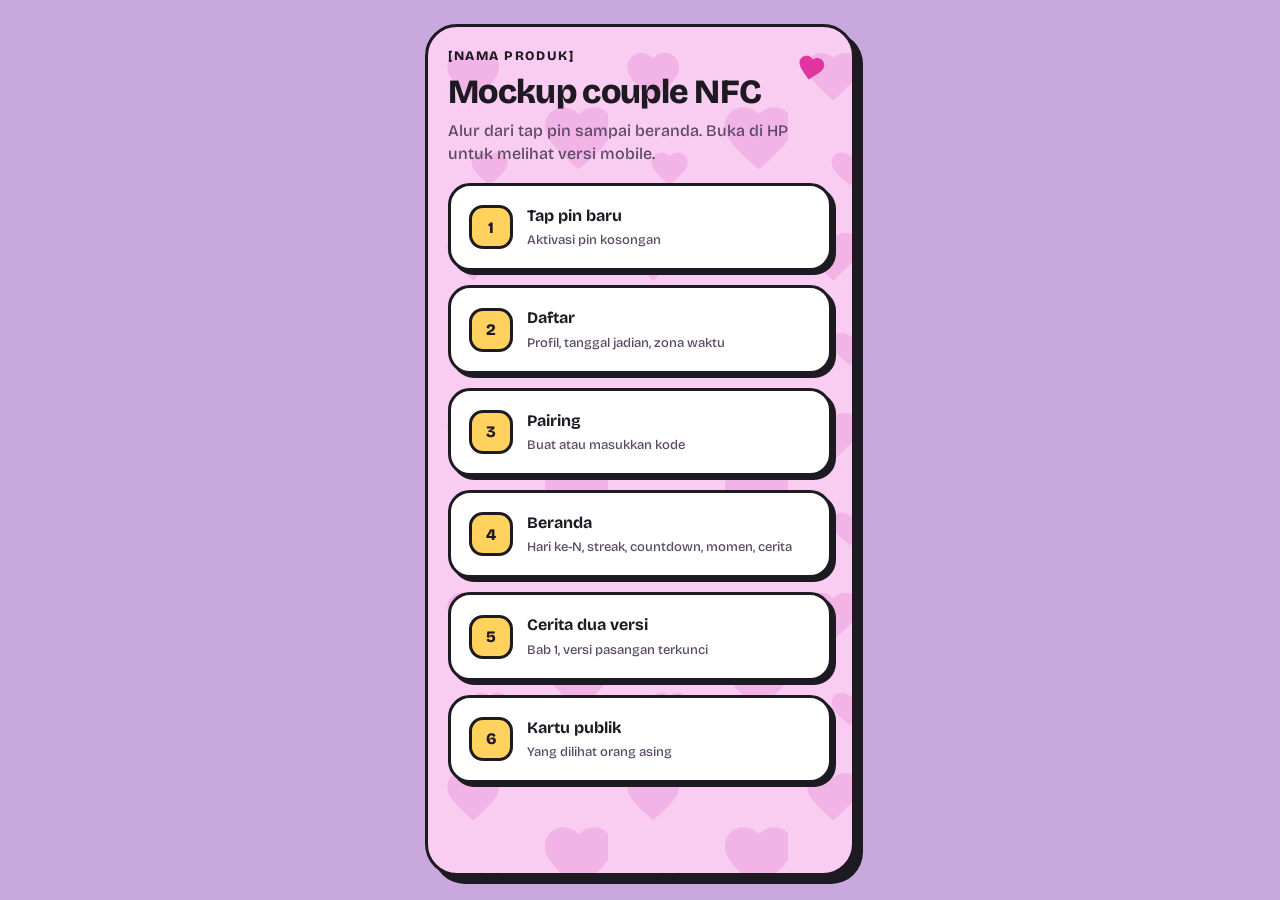
<file: index.html>
<!doctype html>
<html lang="id">
<head>
<meta charset="utf-8">
<meta name="viewport" content="width=device-width, initial-scale=1">
<title>Mockup Couple NFC · HTML/CSS</title>
<link href="https://fonts.googleapis.com/css2?family=Bricolage+Grotesque:opsz,wght@12..96,400..800&display=swap" rel="stylesheet">
<link rel="stylesheet" href="styles.css">
</head>
<body>
<main class="app">

  <div class="stack" style="gap:8px; position:relative">
    <span class="brand">[nama produk]</span>
    <h1 class="title">Mockup couple NFC</h1>
    <p class="sub">Alur dari tap pin sampai beranda. Buka di HP untuk melihat versi mobile.</p>
    <span class="deco heart beat" style="width:30px; top:6px; right:6px; transform:rotate(12deg)"></span>
  </div>

  <nav class="hub" aria-label="Daftar layar">
    <a class="card" href="activate.html"><span class="num">1</span><span><strong>Tap pin baru</strong><br><span class="small">Aktivasi pin kosongan</span></span></a>
    <a class="card" href="register.html"><span class="num">2</span><span><strong>Daftar</strong><br><span class="small">Profil, tanggal jadian, zona waktu</span></span></a>
    <a class="card" href="pair.html"><span class="num">3</span><span><strong>Pairing</strong><br><span class="small">Buat atau masukkan kode</span></span></a>
    <a class="card" href="home.html"><span class="num">4</span><span><strong>Beranda</strong><br><span class="small">Hari ke-N, streak, countdown, momen, cerita</span></span></a>
    <a class="card" href="story.html"><span class="num">5</span><span><strong>Cerita dua versi</strong><br><span class="small">Bab 1, versi pasangan terkunci</span></span></a>
    <a class="card" href="public.html"><span class="num">6</span><span><strong>Kartu publik</strong><br><span class="small">Yang dilihat orang asing</span></span></a>
  </nav>

</main>
</body>
</html>
</file>
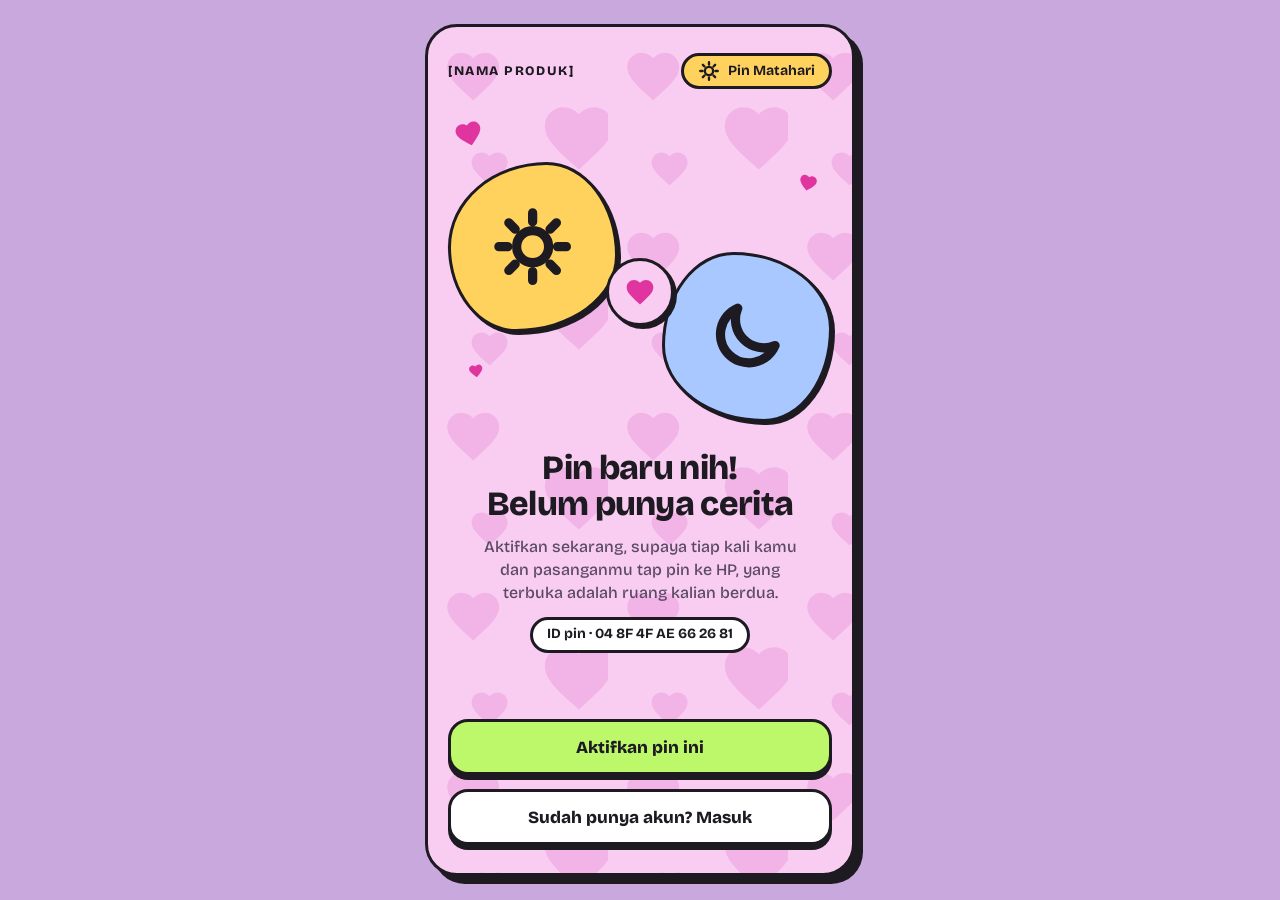
<file: activate.html>
<!doctype html>
<html lang="id">
<head>
<meta charset="utf-8">
<meta name="viewport" content="width=device-width, initial-scale=1">
<title>1 · Tap pin baru</title>
<link href="https://fonts.googleapis.com/css2?family=Bricolage+Grotesque:opsz,wght@12..96,400..800&display=swap" rel="stylesheet">
<link rel="stylesheet" href="styles.css">
</head>
<body>
<main class="app">

  <div class="topbar">
    <span class="brand">[nama produk]</span>
    <span class="chip chip--sun">
      <svg class="icon" viewBox="0 0 24 24" aria-hidden="true"><circle cx="12" cy="12" r="4.5"/><path d="M12 2.5v2.5M12 19v2.5M2.5 12H5M19 12h2.5M5.3 5.3l1.8 1.8M16.9 16.9l1.8 1.8M5.3 18.7l1.8-1.8M16.9 7.1l1.8-1.8"/></svg>
      Pin Matahari
    </span>
  </div>

  <section class="grow stack" style="justify-content:center; gap:28px; position:relative">
    <span class="deco heart beat" style="width:30px; top:6px; left:6px; transform:rotate(-14deg)"></span>
    <span class="deco heart" style="width:20px; top:60px; right:14px; transform:rotate(12deg)"></span>
    <span class="deco heart" style="width:16px; top:250px; left:20px; transform:rotate(-8deg)"></span>

    <div style="position:relative; height:260px">
      <div class="blob blob--sun" style="--s:170px; position:absolute; left:0; top:0">
        <svg class="icon" viewBox="0 0 24 24" aria-hidden="true"><circle cx="12" cy="12" r="4.5"/><path d="M12 2.5v2.5M12 19v2.5M2.5 12H5M19 12h2.5M5.3 5.3l1.8 1.8M16.9 16.9l1.8 1.8M5.3 18.7l1.8-1.8M16.9 7.1l1.8-1.8"/></svg>
      </div>
      <div class="blob blob--b blob--sky" style="--s:170px; position:absolute; right:0; bottom:0">
        <svg class="icon" viewBox="0 0 24 24" aria-hidden="true"><path d="M20 14.5A8 8 0 0 1 9.5 4a8 8 0 1 0 10.5 10.5z"/></svg>
      </div>
      <div class="heart-badge" style="position:absolute; left:50%; top:50%; transform:translate(-50%,-50%); width:68px; height:68px">
        <span class="heart beat" style="width:32px"></span>
      </div>
    </div>

    <div class="stack" style="gap:12px; text-align:center; align-items:center">
      <h1 class="title">Pin baru nih!<br>Belum punya cerita</h1>
      <p class="sub" style="max-width:320px">Aktifkan sekarang, supaya tiap kali kamu dan pasanganmu tap pin ke HP, yang terbuka adalah ruang kalian berdua.</p>
      <span class="chip">ID pin · 04 8F 4F AE 66 26 81</span>
    </div>
  </section>

  <div class="btn-stack">
    <a class="btn" href="register.html">Aktifkan pin ini</a>
    <a class="btn btn--white" href="register.html">Sudah punya akun? Masuk</a>
  </div>

</main>
</body>
</html>
</file>
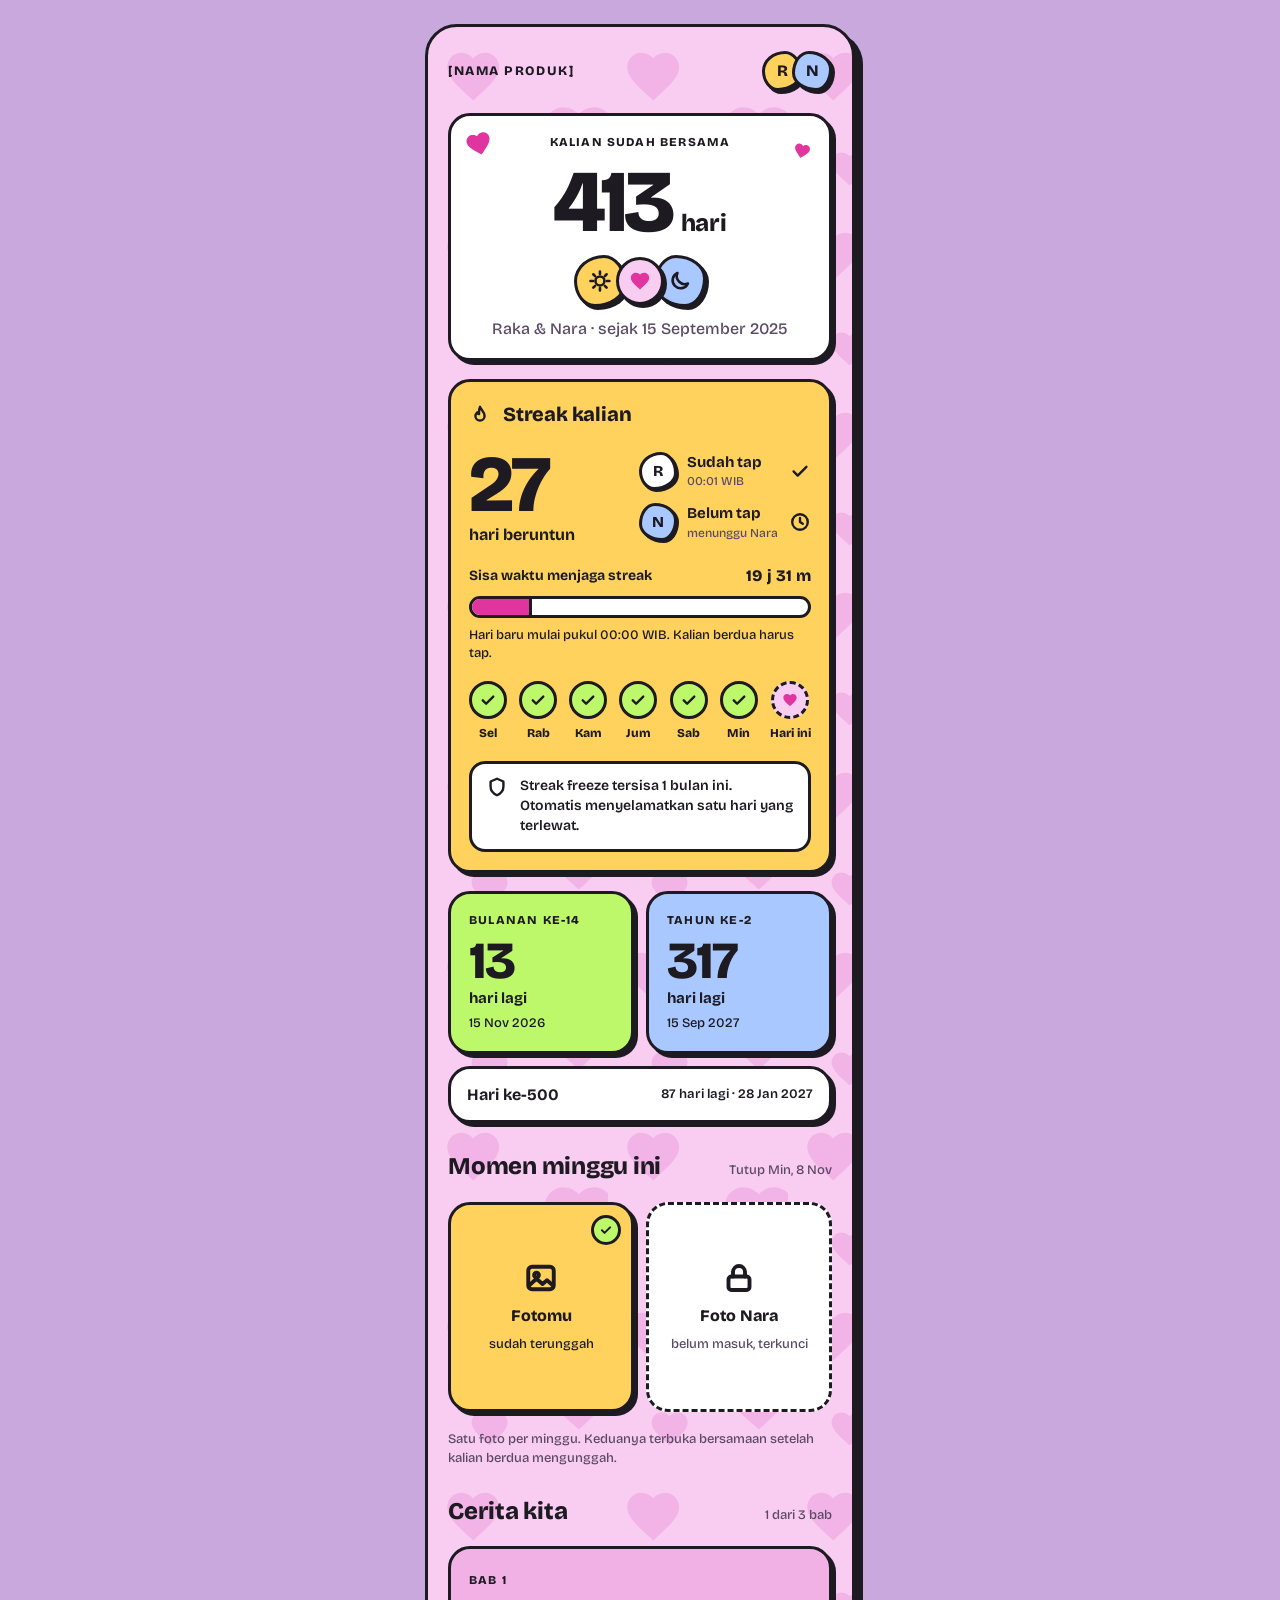
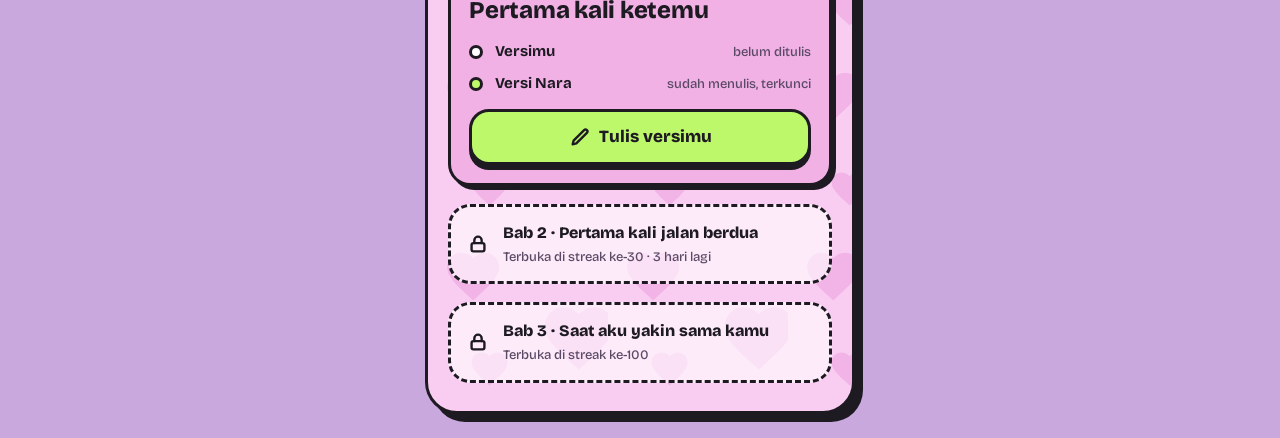
<file: home.html>
<!doctype html>
<html lang="id">
<head>
<meta charset="utf-8">
<meta name="viewport" content="width=device-width, initial-scale=1">
<title>4 · Beranda</title>
<link href="https://fonts.googleapis.com/css2?family=Bricolage+Grotesque:opsz,wght@12..96,400..800&display=swap" rel="stylesheet">
<link rel="stylesheet" href="styles.css">
</head>
<body>
<main class="app">

  <div class="topbar">
    <span class="brand">[nama produk]</span>
    <div class="row" style="gap:0">
      <div class="blob blob--sun" style="--s:40px">R</div>
      <div class="blob blob--b blob--sky" style="--s:40px; margin-left:-10px">N</div>
    </div>
  </div>

  <!-- Hari ke-N -->
  <section class="card stack" style="align-items:center; text-align:center; gap:10px; position:relative">
    <span class="deco heart beat" style="width:28px; top:14px; left:14px; transform:rotate(-14deg)"></span>
    <span class="deco heart" style="width:18px; top:26px; right:18px; transform:rotate(12deg)"></span>
    <span class="eyebrow">Kalian sudah bersama</span>
    <div class="row" style="align-items:baseline; gap:10px">
      <span class="big-num hero-num">413</span>
      <span class="h2">hari</span>
    </div>
    <div class="pair">
      <div class="blob blob--sun" style="--s:52px">
        <svg class="icon" viewBox="0 0 24 24" aria-hidden="true"><circle cx="12" cy="12" r="4.5"/><path d="M12 2.5v2.5M12 19v2.5M2.5 12H5M19 12h2.5M5.3 5.3l1.8 1.8M16.9 16.9l1.8 1.8M5.3 18.7l1.8-1.8M16.9 7.1l1.8-1.8"/></svg>
      </div>
      <div class="heart-badge"><span class="heart beat"></span></div>
      <div class="blob blob--b blob--sky" style="--s:52px">
        <svg class="icon" viewBox="0 0 24 24" aria-hidden="true"><path d="M20 14.5A8 8 0 0 1 9.5 4a8 8 0 1 0 10.5 10.5z"/></svg>
      </div>
    </div>
    <p class="sub">Raka &amp; Nara · sejak 15 September 2025</p>
  </section>

  <!-- Streak -->
  <section class="card card--sun stack" style="gap:18px">
    <div class="row">
      <svg class="icon" viewBox="0 0 24 24" aria-hidden="true"><path d="M12 3c1 3.5 5 5.5 5 10a5 5 0 0 1-10 0c0-2 1-3 2-4 .3 1.2 1 2 2 2 0-3-.5-5 1-8z"/></svg>
      <h2 class="h2" style="font-size:20px">Streak kalian</h2>
    </div>

    <div class="row between" style="align-items:center; gap:12px">
      <div>
        <div class="big-num streak-num">27</div>
        <div style="font-weight:700">hari beruntun</div>
      </div>
      <div class="stack" style="gap:12px; width:172px">
        <div class="status">
          <div class="blob blob--sun" style="--s:38px; background:var(--white)">R</div>
          <div>Sudah tap<small>00:01 WIB</small></div>
          <svg class="icon tick" viewBox="0 0 24 24" aria-label="Selesai"><path d="M5 12.5l4.5 4.5L19 7.5"/></svg>
        </div>
        <div class="status">
          <div class="blob blob--b blob--sky" style="--s:38px">N</div>
          <div>Belum tap<small>menunggu Nara</small></div>
          <svg class="icon tick" viewBox="0 0 24 24" aria-label="Menunggu"><circle cx="12" cy="12" r="8.5"/><path d="M12 7.5V12l3 2"/></svg>
        </div>
      </div>
    </div>

    <div class="stack" style="gap:8px">
      <div class="row between">
        <span style="font-weight:700; font-size:14px">Sisa waktu menjaga streak</span>
        <span style="font-weight:800">19 j 31 m</span>
      </div>
      <div class="bar" role="progressbar" aria-valuemin="0" aria-valuemax="100" aria-valuenow="18" aria-label="Waktu hari ini yang sudah berjalan"><i style="width:18%"></i></div>
      <p class="small" style="color:var(--ink)">Hari baru mulai pukul 00:00 WIB. Kalian berdua harus tap.</p>
    </div>

    <div class="days">
      <div class="day"><span class="dot dot--on"><svg class="icon" viewBox="0 0 24 24" aria-hidden="true"><path d="M5 12.5l4.5 4.5L19 7.5"/></svg></span>Sel</div>
      <div class="day"><span class="dot dot--on"><svg class="icon" viewBox="0 0 24 24" aria-hidden="true"><path d="M5 12.5l4.5 4.5L19 7.5"/></svg></span>Rab</div>
      <div class="day"><span class="dot dot--on"><svg class="icon" viewBox="0 0 24 24" aria-hidden="true"><path d="M5 12.5l4.5 4.5L19 7.5"/></svg></span>Kam</div>
      <div class="day"><span class="dot dot--on"><svg class="icon" viewBox="0 0 24 24" aria-hidden="true"><path d="M5 12.5l4.5 4.5L19 7.5"/></svg></span>Jum</div>
      <div class="day"><span class="dot dot--on"><svg class="icon" viewBox="0 0 24 24" aria-hidden="true"><path d="M5 12.5l4.5 4.5L19 7.5"/></svg></span>Sab</div>
      <div class="day"><span class="dot dot--on"><svg class="icon" viewBox="0 0 24 24" aria-hidden="true"><path d="M5 12.5l4.5 4.5L19 7.5"/></svg></span>Min</div>
      <div class="day"><span class="dot dot--today"><span class="heart beat" style="width:16px"></span></span>Hari ini</div>
    </div>

    <div class="row" style="background:var(--white); border:var(--bd); border-radius:16px; padding:12px 14px; align-items:flex-start">
      <svg class="icon" viewBox="0 0 24 24" aria-hidden="true" style="flex:none"><path d="M12 3l7 3v5.5c0 4.5-3 7.8-7 9.5-4-1.7-7-5-7-9.5V6z"/></svg>
      <span style="font-size:14px; font-weight:600">Streak freeze tersisa 1 bulan ini. Otomatis menyelamatkan satu hari yang terlewat.</span>
    </div>
  </section>

  <!-- Countdown -->
  <section class="stack" style="gap:12px">
    <div class="tiles">
      <div class="card card--lime tile">
        <span class="eyebrow">Bulanan ke-14</span>
        <div class="big-num">13</div>
        <span class="unit">hari lagi</span>
        <p class="small" style="color:var(--ink); margin-top:4px">15 Nov 2026</p>
      </div>
      <div class="card card--sky tile">
        <span class="eyebrow">Tahun ke-2</span>
        <div class="big-num">317</div>
        <span class="unit">hari lagi</span>
        <p class="small" style="color:var(--ink); margin-top:4px">15 Sep 2027</p>
      </div>
    </div>
    <div class="card row between" style="padding:14px 16px">
      <strong>Hari ke-500</strong>
      <span class="small" style="color:var(--ink); font-weight:600">87 hari lagi · 28 Jan 2027</span>
    </div>
  </section>

  <!-- Momen minggu ini -->
  <div class="section-head">
    <h2 class="h2">Momen minggu ini</h2>
    <span class="small">Tutup Min, 8 Nov</span>
  </div>
  <div class="tiles">
    <div class="photo-tile photo-tile--mine">
      <svg class="icon" viewBox="0 0 24 24" aria-hidden="true"><rect x="3.5" y="4.5" width="17" height="15" rx="2.5"/><circle cx="9" cy="10" r="1.6"/><path d="M4 17l5-4.5 4 3.5 3-2.5 4 3.5"/></svg>
      <span>Fotomu</span>
      <span class="small" style="color:var(--ink)">sudah terunggah</span>
      <span class="badge"><svg class="icon" viewBox="0 0 24 24" aria-label="Terunggah"><path d="M5 12.5l4.5 4.5L19 7.5"/></svg></span>
    </div>
    <div class="photo-tile photo-tile--locked">
      <svg class="icon" viewBox="0 0 24 24" aria-hidden="true"><rect x="5" y="11" width="14" height="9" rx="2"/><path d="M8 11V8a4 4 0 0 1 8 0v3"/></svg>
      <span>Foto Nara</span>
      <span class="small">belum masuk, terkunci</span>
    </div>
  </div>
  <p class="small">Satu foto per minggu. Keduanya terbuka bersamaan setelah kalian berdua mengunggah.</p>

  <!-- Cerita -->
  <div class="section-head">
    <h2 class="h2">Cerita kita</h2>
    <span class="small">1 dari 3 bab</span>
  </div>
  <section class="card card--pink stack" style="gap:14px">
    <div>
      <span class="eyebrow">Bab 1</span>
      <h3 class="h2" style="margin-top:2px">Pertama kali ketemu</h3>
    </div>
    <div class="stack" style="gap:10px; font-weight:700; font-size:15px">
      <div class="row"><span class="dot-status"></span> Versimu <span class="small" style="margin-left:auto">belum ditulis</span></div>
      <div class="row"><span class="dot-status dot-status--done"></span> Versi Nara <span class="small" style="margin-left:auto">sudah menulis, terkunci</span></div>
    </div>
    <a class="btn" href="story.html">
      <svg class="icon" viewBox="0 0 24 24" aria-hidden="true"><path d="M4 20l1-4L16.5 4.5a2 2 0 0 1 3 3L8 19z"/></svg>
      Tulis versimu
    </a>
  </section>

  <div class="card card--dashed chapter-locked">
    <svg class="icon" viewBox="0 0 24 24" aria-hidden="true"><rect x="5" y="11" width="14" height="9" rx="2"/><path d="M8 11V8a4 4 0 0 1 8 0v3"/></svg>
    <div><strong>Bab 2 · Pertama kali jalan berdua</strong><span class="small">Terbuka di streak ke-30 · 3 hari lagi</span></div>
  </div>
  <div class="card card--dashed chapter-locked">
    <svg class="icon" viewBox="0 0 24 24" aria-hidden="true"><rect x="5" y="11" width="14" height="9" rx="2"/><path d="M8 11V8a4 4 0 0 1 8 0v3"/></svg>
    <div><strong>Bab 3 · Saat aku yakin sama kamu</strong><span class="small">Terbuka di streak ke-100</span></div>
  </div>

</main>
</body>
</html>
</file>
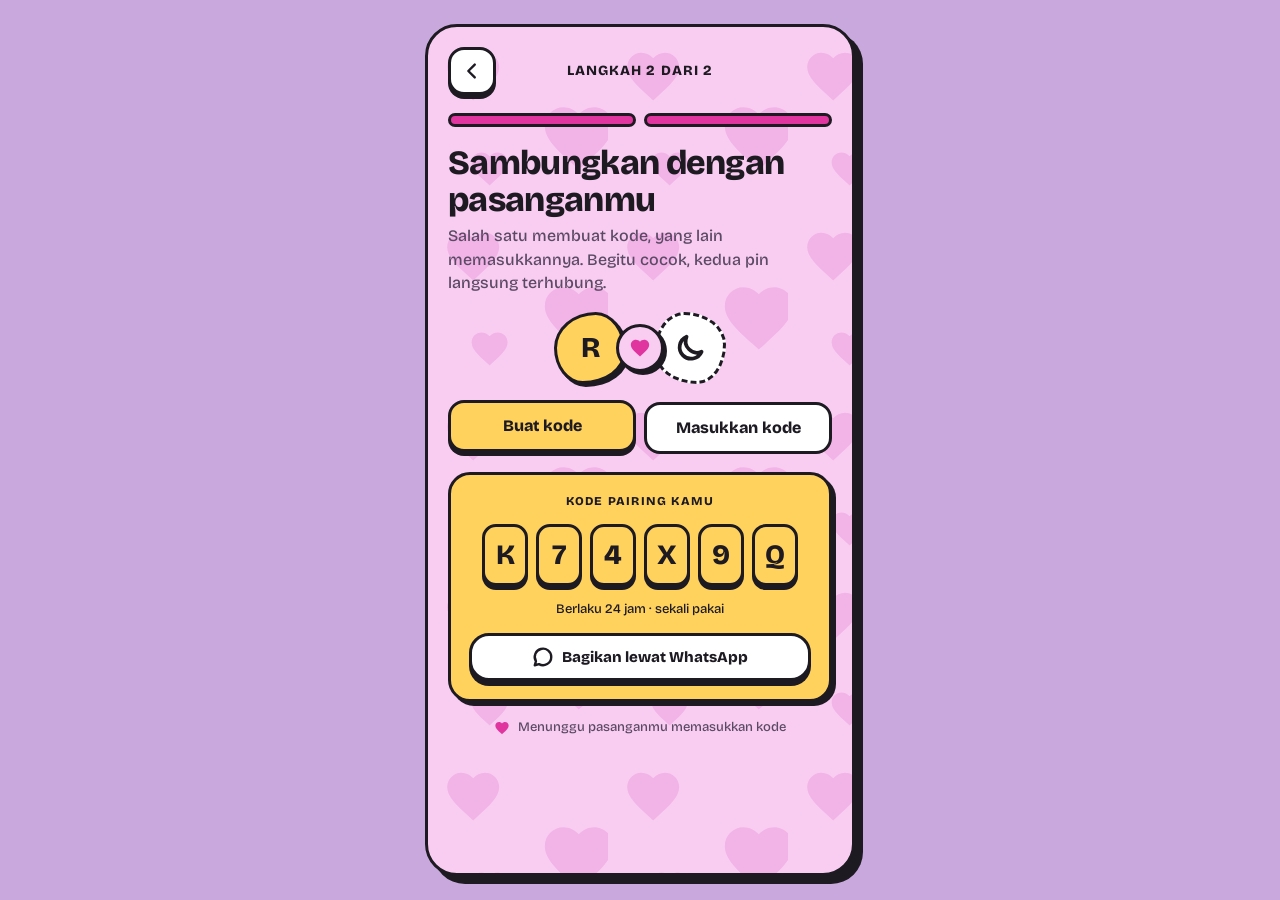
<file: pair.html>
<!doctype html>
<html lang="id">
<head>
<meta charset="utf-8">
<meta name="viewport" content="width=device-width, initial-scale=1">
<title>3 · Pairing</title>
<link href="https://fonts.googleapis.com/css2?family=Bricolage+Grotesque:opsz,wght@12..96,400..800&display=swap" rel="stylesheet">
<link rel="stylesheet" href="styles.css">
</head>
<body>
<main class="app tabs-scope">

  <div class="topbar">
    <a class="icon-btn" href="register.html" aria-label="Kembali">
      <svg class="icon" viewBox="0 0 24 24" aria-hidden="true"><path d="M15 5l-7 7 7 7"/></svg>
    </a>
    <span class="topbar__title">Langkah 2 dari 2</span>
    <span style="width:48px" aria-hidden="true"></span>
  </div>

  <div class="steps" aria-hidden="true"><i class="on"></i><i class="on"></i></div>

  <div class="stack" style="gap:6px">
    <h1 class="title">Sambungkan dengan pasanganmu</h1>
    <p class="sub">Salah satu membuat kode, yang lain memasukkannya. Begitu cocok, kedua pin langsung terhubung.</p>
  </div>

  <div class="pair" role="img" aria-label="Kamu terhubung dengan pasanganmu">
    <div class="blob blob--sun" style="--s:72px">R</div>
    <div class="heart-badge"><span class="heart beat"></span></div>
    <div class="blob blob--b blob--empty" style="--s:72px">
      <svg class="icon" viewBox="0 0 24 24" aria-hidden="true"><path d="M20 14.5A8 8 0 0 1 9.5 4a8 8 0 1 0 10.5 10.5z"/></svg>
    </div>
  </div>

  <div class="seg" role="radiogroup" aria-label="Cara pairing">
    <label><input type="radio" name="tab" id="tab-buat" checked><span>Buat kode</span></label>
    <label><input type="radio" name="tab" id="tab-masuk"><span>Masukkan kode</span></label>
  </div>

  <!-- Panel: Buat kode -->
  <section class="panel panel--buat">
    <div class="card card--sun stack" style="align-items:center; gap:14px">
      <span class="eyebrow">Kode pairing kamu</span>
      <div class="code code--filled" aria-label="Kode K 7 4 X 9 Q">
        <span>K</span><span>7</span><span>4</span><span>X</span><span>9</span><span>Q</span>
      </div>
      <span class="small" style="color:var(--ink)">Berlaku 24 jam · sekali pakai</span>
      <button class="btn btn--white btn--sm" type="button">
        <svg class="icon" viewBox="0 0 24 24" aria-hidden="true"><path d="M21 12a9 9 0 0 1-13.4 7.8L3 21l1.3-4.4A9 9 0 1 1 21 12z"/></svg>
        Bagikan lewat WhatsApp
      </button>
    </div>
    <p class="center small" style="display:flex; align-items:center; justify-content:center; gap:8px">
      <span class="heart beat" style="width:16px"></span> Menunggu pasanganmu memasukkan kode
    </p>
  </section>

  <!-- Panel: Masukkan kode -->
  <section class="panel panel--masuk">
    <div class="card stack" style="gap:14px">
      <label class="label" for="c1">Kode dari pasanganmu</label>
      <div class="code">
        <input id="c1" maxlength="1" inputmode="text" autocapitalize="characters" aria-label="Karakter 1">
        <input maxlength="1" inputmode="text" autocapitalize="characters" aria-label="Karakter 2">
        <input maxlength="1" inputmode="text" autocapitalize="characters" aria-label="Karakter 3">
        <input maxlength="1" inputmode="text" autocapitalize="characters" aria-label="Karakter 4">
        <input maxlength="1" inputmode="text" autocapitalize="characters" aria-label="Karakter 5">
        <input maxlength="1" inputmode="text" autocapitalize="characters" aria-label="Karakter 6">
      </div>
      <p class="small center">Kode terdiri dari 6 huruf atau angka.</p>
    </div>
    <a class="btn" href="home.html">Hubungkan</a>
  </section>

  <div class="grow"></div>

</main>
</body>
</html>
</file>
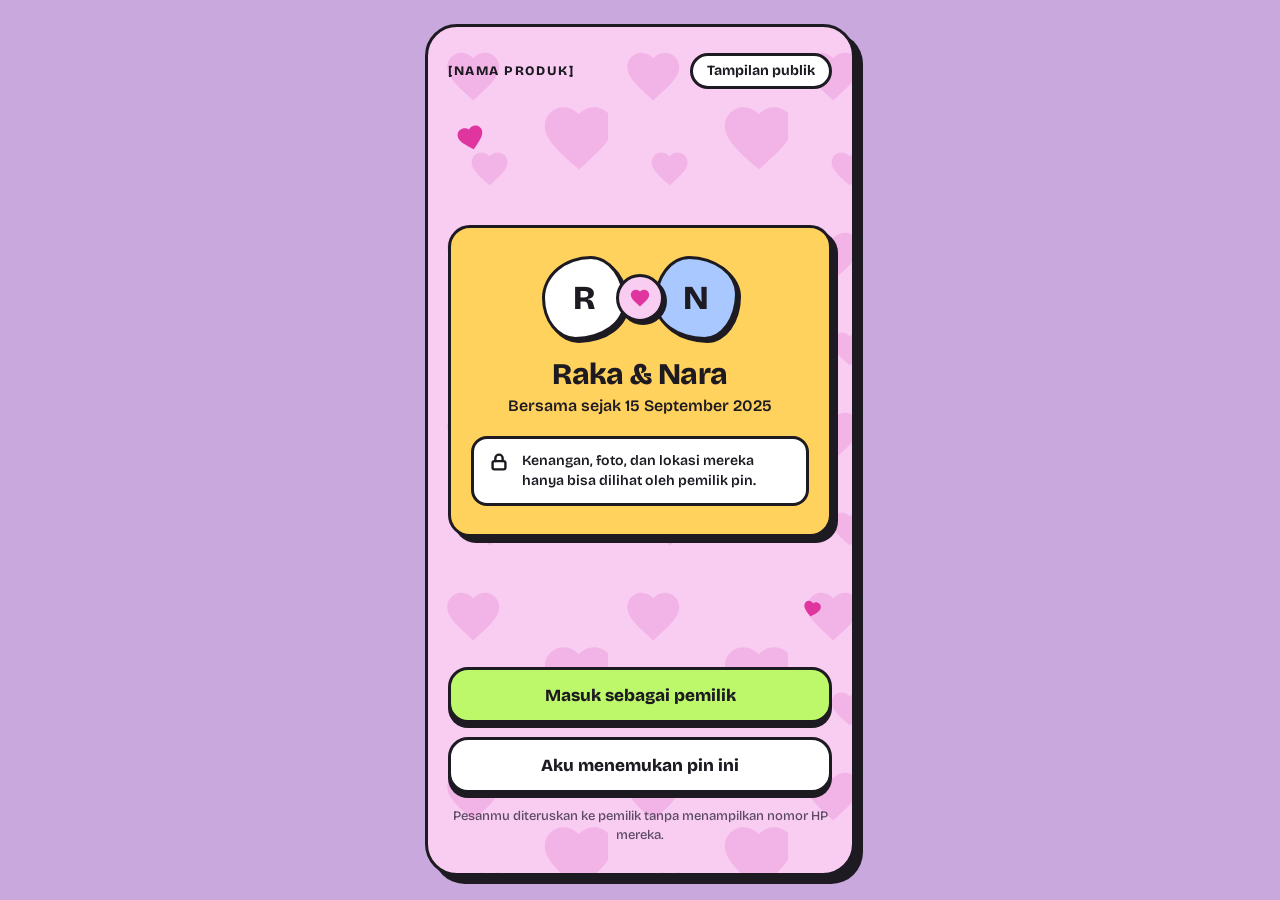
<file: public.html>
<!doctype html>
<html lang="id">
<head>
<meta charset="utf-8">
<meta name="viewport" content="width=device-width, initial-scale=1">
<title>6 · Kartu publik</title>
<link href="https://fonts.googleapis.com/css2?family=Bricolage+Grotesque:opsz,wght@12..96,400..800&display=swap" rel="stylesheet">
<link rel="stylesheet" href="styles.css">
</head>
<body>
<main class="app">

  <div class="topbar">
    <span class="brand">[nama produk]</span>
    <span class="chip">Tampilan publik</span>
  </div>

  <section class="grow stack" style="justify-content:center; position:relative">
    <span class="deco heart beat" style="width:30px; top:10px; left:8px; transform:rotate(-14deg)"></span>
    <span class="deco heart" style="width:20px; bottom:30px; right:10px; transform:rotate(12deg)"></span>

    <div class="card card--sun stack" style="align-items:center; text-align:center; gap:18px; padding:28px 20px; box-shadow:var(--sh-lg)">
      <div class="pair">
        <div class="blob blob--sun" style="--s:84px; background:var(--white)">R</div>
        <div class="heart-badge"><span class="heart beat"></span></div>
        <div class="blob blob--b blob--sky" style="--s:84px">N</div>
      </div>
      <div class="stack" style="gap:4px">
        <h1 class="title" style="font-size:30px">Raka &amp; Nara</h1>
        <p style="font-weight:600">Bersama sejak 15 September 2025</p>
      </div>
      <div class="row" style="background:var(--white); border:var(--bd); border-radius:16px; padding:12px 14px; text-align:left; align-items:flex-start">
        <svg class="icon" viewBox="0 0 24 24" aria-hidden="true" style="flex:none"><rect x="5" y="11" width="14" height="9" rx="2"/><path d="M8 11V8a4 4 0 0 1 8 0v3"/></svg>
        <span style="font-size:14px; font-weight:600">Kenangan, foto, dan lokasi mereka hanya bisa dilihat oleh pemilik pin.</span>
      </div>
    </div>
  </section>

  <div class="btn-stack">
    <a class="btn" href="activate.html">Masuk sebagai pemilik</a>
    <a class="btn btn--white" href="activate.html">Aku menemukan pin ini</a>
    <p class="small center">Pesanmu diteruskan ke pemilik tanpa menampilkan nomor HP mereka.</p>
  </div>

</main>
</body>
</html>
</file>
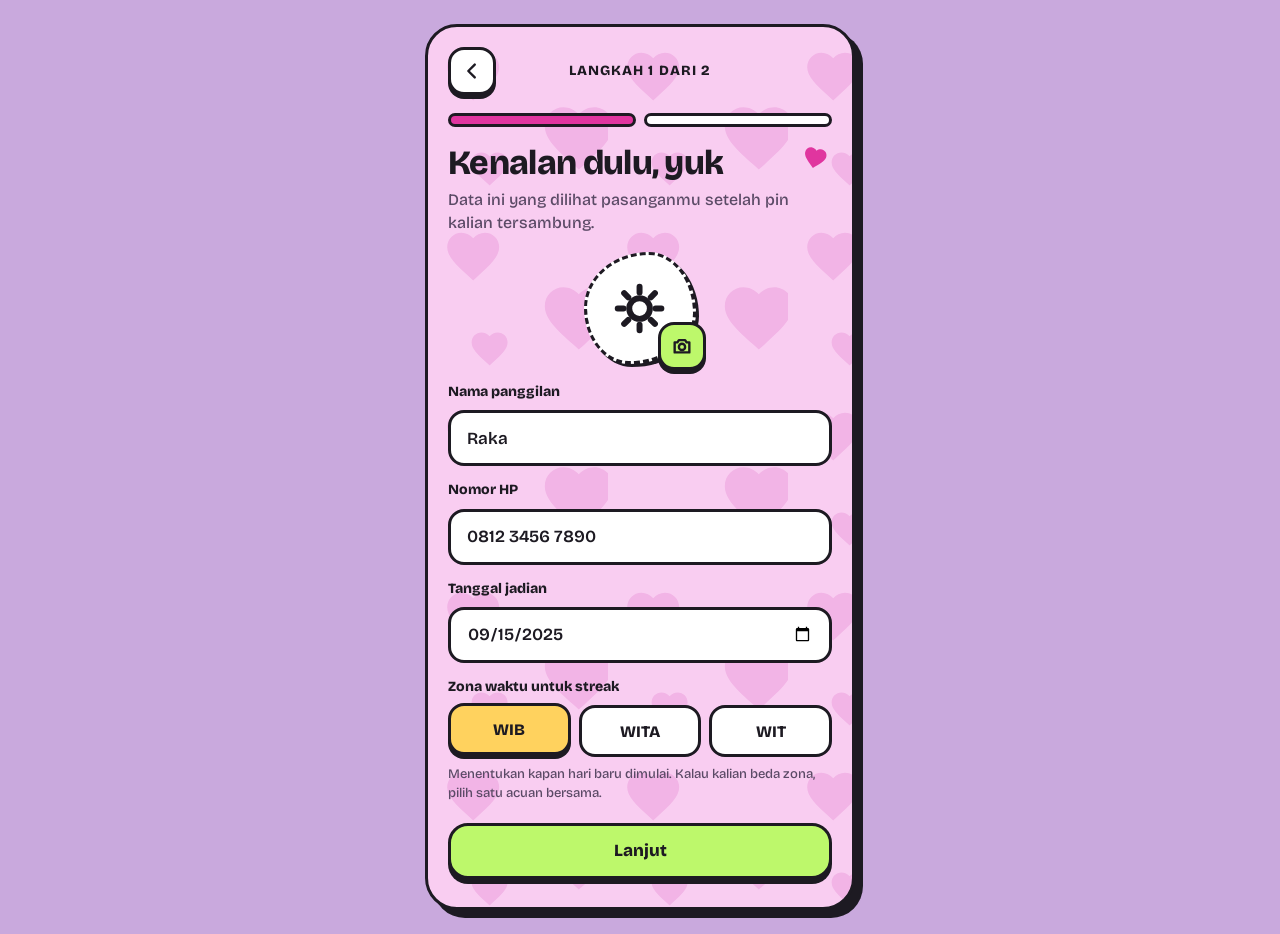
<file: register.html>
<!doctype html>
<html lang="id">
<head>
<meta charset="utf-8">
<meta name="viewport" content="width=device-width, initial-scale=1">
<title>2 · Daftar</title>
<link href="https://fonts.googleapis.com/css2?family=Bricolage+Grotesque:opsz,wght@12..96,400..800&display=swap" rel="stylesheet">
<link rel="stylesheet" href="styles.css">
</head>
<body>
<main class="app">

  <div class="topbar">
    <a class="icon-btn" href="activate.html" aria-label="Kembali">
      <svg class="icon" viewBox="0 0 24 24" aria-hidden="true"><path d="M15 5l-7 7 7 7"/></svg>
    </a>
    <span class="topbar__title">Langkah 1 dari 2</span>
    <span style="width:48px" aria-hidden="true"></span>
  </div>

  <div class="steps" aria-hidden="true"><i class="on"></i><i></i></div>

  <div class="stack" style="gap:6px; position:relative">
    <h1 class="title">Kenalan dulu, yuk</h1>
    <p class="sub">Data ini yang dilihat pasanganmu setelah pin kalian tersambung.</p>
    <span class="deco heart beat" style="width:26px; top:0; right:4px; transform:rotate(12deg)"></span>
  </div>

  <div class="upload">
    <div class="blob">
      <svg class="icon" viewBox="0 0 24 24" aria-hidden="true"><circle cx="12" cy="12" r="4.5"/><path d="M12 2.5v2.5M12 19v2.5M2.5 12H5M19 12h2.5M5.3 5.3l1.8 1.8M16.9 16.9l1.8 1.8M5.3 18.7l1.8-1.8M16.9 7.1l1.8-1.8"/></svg>
    </div>
    <button class="icon-btn" type="button" aria-label="Unggah foto profil">
      <svg class="icon" viewBox="0 0 24 24" aria-hidden="true"><path d="M4 8h3l1.6-2.4h6.8L17 8h3v11H4z"/><circle cx="12" cy="13" r="3.4"/></svg>
    </button>
  </div>

  <form class="stack" action="pair.html">

    <div class="field">
      <label for="nama">Nama panggilan</label>
      <input class="input" id="nama" name="nama" type="text" value="Raka" autocomplete="nickname">
    </div>

    <div class="field">
      <label for="hp">Nomor HP</label>
      <input class="input" id="hp" name="hp" type="tel" value="0812 3456 7890" autocomplete="tel">
    </div>

    <div class="field">
      <label for="jadian">Tanggal jadian</label>
      <input class="input" id="jadian" name="jadian" type="date" value="2025-09-15">
    </div>

    <fieldset class="field" style="border:0; padding:0; margin:0">
      <legend class="label" style="padding:0; margin-bottom:8px">Zona waktu untuk streak</legend>
      <div class="seg">
        <label><input type="radio" name="tz" value="wib" checked><span>WIB</span></label>
        <label><input type="radio" name="tz" value="wita"><span>WITA</span></label>
        <label><input type="radio" name="tz" value="wit"><span>WIT</span></label>
      </div>
      <p class="small">Menentukan kapan hari baru dimulai. Kalau kalian beda zona, pilih satu acuan bersama.</p>
    </fieldset>

    <button class="btn" type="submit" style="margin-top:6px">Lanjut</button>
  </form>

</main>
</body>
</html>
</file>
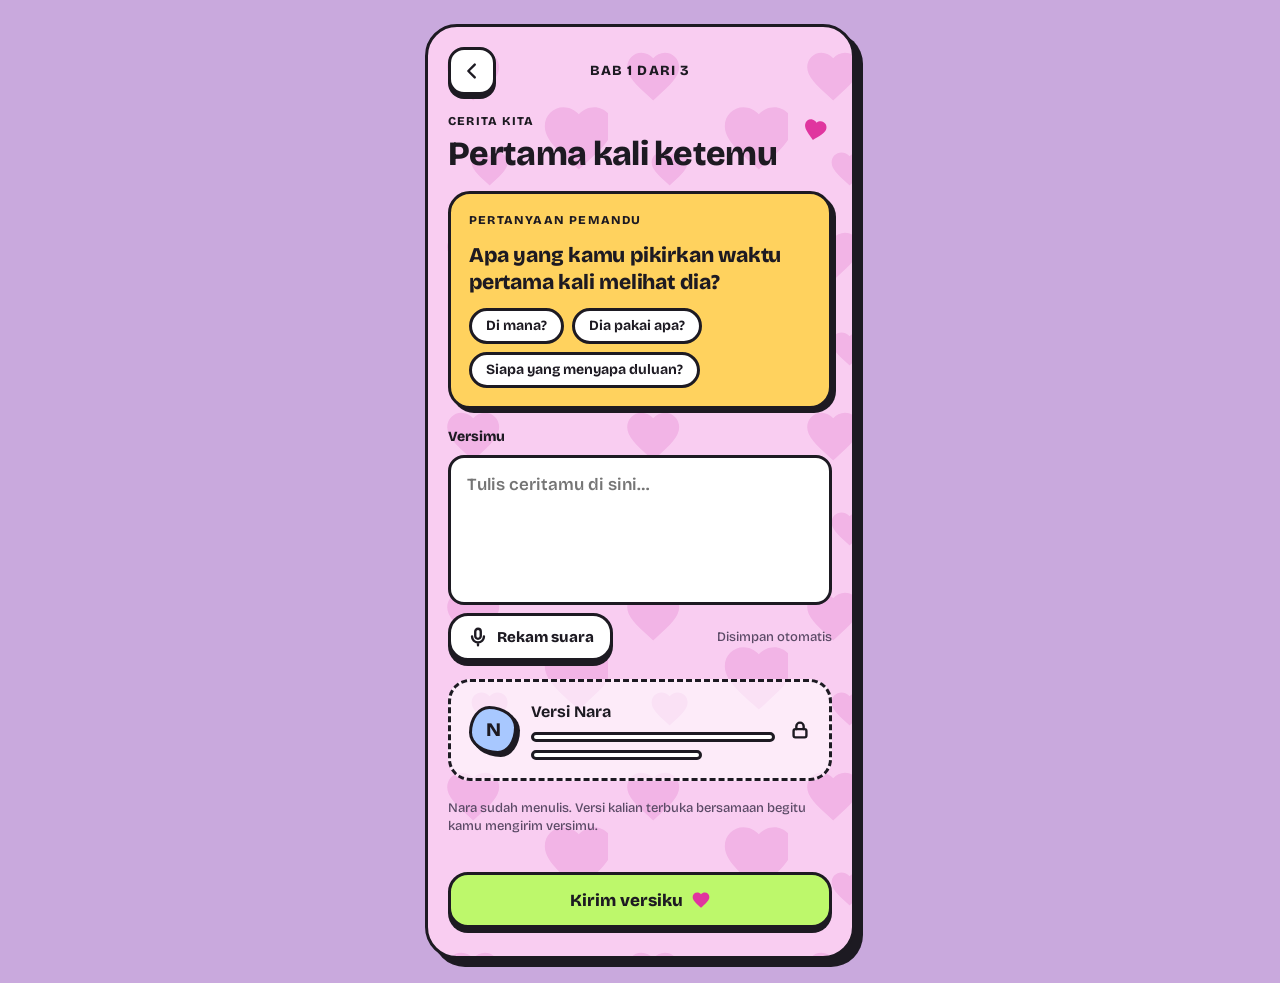
<file: story.html>
<!doctype html>
<html lang="id">
<head>
<meta charset="utf-8">
<meta name="viewport" content="width=device-width, initial-scale=1">
<title>5 · Cerita dua versi</title>
<link href="https://fonts.googleapis.com/css2?family=Bricolage+Grotesque:opsz,wght@12..96,400..800&display=swap" rel="stylesheet">
<link rel="stylesheet" href="styles.css">
</head>
<body>
<main class="app">

  <div class="topbar">
    <a class="icon-btn" href="home.html" aria-label="Kembali ke beranda">
      <svg class="icon" viewBox="0 0 24 24" aria-hidden="true"><path d="M15 5l-7 7 7 7"/></svg>
    </a>
    <span class="topbar__title">Bab 1 dari 3</span>
    <span style="width:48px" aria-hidden="true"></span>
  </div>

  <div class="stack" style="gap:6px; position:relative">
    <span class="eyebrow">Cerita kita</span>
    <h1 class="title">Pertama kali ketemu</h1>
    <span class="deco heart beat" style="width:26px; top:4px; right:4px; transform:rotate(12deg)"></span>
  </div>

  <section class="card card--sun stack" style="gap:12px">
    <span class="eyebrow">Pertanyaan pemandu</span>
    <p class="h2" style="font-size:21px; line-height:1.3">Apa yang kamu pikirkan waktu pertama kali melihat dia?</p>
    <div class="chips">
      <span class="chip">Di mana?</span>
      <span class="chip">Dia pakai apa?</span>
      <span class="chip">Siapa yang menyapa duluan?</span>
    </div>
  </section>

  <div class="field">
    <label for="versi">Versimu</label>
    <textarea class="input" id="versi" placeholder="Tulis ceritamu di sini…"></textarea>
    <div class="row between">
      <button class="btn btn--white btn--sm" type="button" style="width:auto; padding:0 16px">
        <svg class="icon" viewBox="0 0 24 24" aria-hidden="true"><rect x="9" y="3" width="6" height="11" rx="3"/><path d="M5.5 11.5a6.5 6.5 0 0 0 13 0M12 18v3"/></svg>
        Rekam suara
      </button>
      <span class="small">Disimpan otomatis</span>
    </div>
  </div>

  <section class="card card--dashed row" style="gap:14px">
    <div class="blob blob--b blob--sky" style="--s:48px">N</div>
    <div class="stack" style="gap:8px; flex:1">
      <strong>Versi Nara</strong>
      <span style="display:block; height:10px; border:var(--bd); border-radius:6px; background:var(--white)"></span>
      <span style="display:block; height:10px; width:70%; border:var(--bd); border-radius:6px; background:var(--white)"></span>
    </div>
    <svg class="icon" viewBox="0 0 24 24" aria-label="Terkunci"><rect x="5" y="11" width="14" height="9" rx="2"/><path d="M8 11V8a4 4 0 0 1 8 0v3"/></svg>
  </section>
  <p class="small">Nara sudah menulis. Versi kalian terbuka bersamaan begitu kamu mengirim versimu.</p>

  <div class="grow"></div>

  <a class="btn" href="home.html">
    Kirim versiku
    <span class="heart" style="width:20px; background:var(--heart)"></span>
  </a>

</main>
</body>
</html>
</file>
<file: styles.css>
/* ============ Tokens ============ */
:root {
  --ink: #1d1a22;
  --pink: #f9cdf1;
  --pink-d: #f1b1e5;
  --lilac: #c9a9dd;
  --lime: #bdf86b;
  --heart: #e0359f;
  --sun: #ffd25e;
  --sky: #a8c8ff;
  --white: #ffffff;
  --muted: #5b4a66;

  --bd: 3px solid var(--ink);
  --sh: 4px 4px 0 var(--ink);
  --sh-lg: 6px 6px 0 var(--ink);
  --r: 22px;

  --heart-mask: url("data:image/svg+xml,%3Csvg xmlns='http://www.w3.org/2000/svg' viewBox='0 0 24 24'%3E%3Cpath d='M12 21.35l-1.45-1.32C5.4 15.36 2 12.28 2 8.5 2 5.42 4.42 3 7.5 3c1.74 0 3.41.81 4.5 2.09C13.09 3.81 14.76 3 16.5 3 19.58 3 22 5.42 22 8.5c0 3.78-3.4 6.86-8.55 11.54L12 21.35z'/%3E%3C/svg%3E");
  --heart-tile: url("data:image/svg+xml,%3Csvg xmlns='http://www.w3.org/2000/svg' width='180' height='180' viewBox='0 0 180 180'%3E%3Cg fill='%23f2b4e6'%3E%3Cpath transform='translate(14 18) scale(2.6)' d='M12 21.35l-1.45-1.32C5.4 15.36 2 12.28 2 8.5 2 5.42 4.42 3 7.5 3c1.74 0 3.41.81 4.5 2.09C13.09 3.81 14.76 3 16.5 3 19.58 3 22 5.42 22 8.5c0 3.78-3.4 6.86-8.55 11.54L12 21.35z'/%3E%3Cpath transform='translate(110 70) scale(3.4)' d='M12 21.35l-1.45-1.32C5.4 15.36 2 12.28 2 8.5 2 5.42 4.42 3 7.5 3c1.74 0 3.41.81 4.5 2.09C13.09 3.81 14.76 3 16.5 3 19.58 3 22 5.42 22 8.5c0 3.78-3.4 6.86-8.55 11.54L12 21.35z'/%3E%3Cpath transform='translate(40 120) scale(1.8)' d='M12 21.35l-1.45-1.32C5.4 15.36 2 12.28 2 8.5 2 5.42 4.42 3 7.5 3c1.74 0 3.41.81 4.5 2.09C13.09 3.81 14.76 3 16.5 3 19.58 3 22 5.42 22 8.5c0 3.78-3.4 6.86-8.55 11.54L12 21.35z'/%3E%3C/g%3E%3C/svg%3E");
}

/* ============ Base ============ */
*, *::before, *::after { box-sizing: border-box; }
html { -webkit-text-size-adjust: 100%; }
body {
  margin: 0;
  background: var(--lilac);
  color: var(--ink);
  font-family: "Bricolage Grotesque", system-ui, sans-serif;
  font-size: 16px;
  line-height: 1.45;
}
h1, h2, h3, p { margin: 0; }
a { color: inherit; text-decoration: none; }
:focus-visible { outline: 3px dashed var(--heart); outline-offset: 3px; }

/* ============ App shell (mobile-first) ============ */
.app {
  position: relative;
  max-width: 430px;
  min-height: 100dvh;
  margin: 0 auto;
  padding: 20px 20px 28px;
  display: flex;
  flex-direction: column;
  gap: 18px;
  overflow: hidden;
  background-color: var(--pink);
  background-image: var(--heart-tile);
}
@media (min-width: 480px) {
  body { padding: 24px 0; }
  .app {
    min-height: calc(100dvh - 48px);
    border: var(--bd);
    border-radius: 32px;
    box-shadow: 8px 8px 0 var(--ink);
  }
}
.grow { flex: 1; }

/* ============ Type ============ */
.title { font-size: 34px; line-height: 1.08; font-weight: 800; letter-spacing: -0.02em; }
.title--center, .center { text-align: center; }
.sub { font-size: 16px; color: var(--muted); font-weight: 500; }
.eyebrow { font-size: 12px; font-weight: 800; letter-spacing: 0.1em; text-transform: uppercase; }
.h2 { font-size: 24px; font-weight: 800; letter-spacing: -0.01em; }
.small { font-size: 13px; color: var(--muted); font-weight: 500; }

/* ============ Heart accents ============ */
.heart {
  display: inline-block;
  width: 24px;
  aspect-ratio: 1;
  background: var(--heart);
  -webkit-mask: var(--heart-mask) center / contain no-repeat;
  mask: var(--heart-mask) center / contain no-repeat;
}
.deco { position: absolute; pointer-events: none; }
.heart-badge {
  width: 56px; height: 56px; flex: none;
  display: grid; place-items: center;
  border: var(--bd); border-radius: 50%;
  background: var(--pink);
  box-shadow: 3px 3px 0 var(--ink);
}
.heart-badge .heart { width: 26px; }
@keyframes beat { 0%, 100% { transform: scale(1); } 50% { transform: scale(1.18); } }
.beat { animation: beat 1.4s ease-in-out infinite; }
@media (prefers-reduced-motion: reduce) { .beat { animation: none; } }

/* ============ Buttons ============ */
.btn {
  display: flex; align-items: center; justify-content: center; gap: 8px;
  min-height: 56px; padding: 0 20px; width: 100%;
  border: var(--bd); border-radius: 20px;
  background: var(--lime); color: var(--ink);
  font-family: inherit; font-size: 17px; font-weight: 800; line-height: 1;
  box-shadow: 0 5px 0 var(--ink);
  cursor: pointer;
  transition: transform 0.08s, box-shadow 0.08s;
}
.btn:active { transform: translateY(4px); box-shadow: 0 1px 0 var(--ink); }
.btn--white { background: var(--white); }
.btn--sun { background: var(--sun); }
.btn--sm { min-height: 48px; font-size: 15px; }
.btn-stack { display: flex; flex-direction: column; gap: 14px; }

.icon-btn {
  width: 48px; height: 48px; flex: none;
  display: grid; place-items: center;
  border: var(--bd); border-radius: 16px;
  background: var(--white); box-shadow: 0 4px 0 var(--ink);
  cursor: pointer;
}
.icon-btn:active { transform: translateY(3px); box-shadow: 0 1px 0 var(--ink); }
.icon { width: 22px; height: 22px; fill: none; stroke: var(--ink); stroke-width: 2.6; stroke-linecap: round; stroke-linejoin: round; }

/* ============ Layout bits ============ */
.topbar { display: flex; align-items: center; justify-content: space-between; gap: 12px; min-height: 48px; }
.topbar__title { font-size: 14px; font-weight: 800; letter-spacing: 0.08em; text-transform: uppercase; }
.brand { font-size: 13px; font-weight: 800; letter-spacing: 0.12em; text-transform: uppercase; }
.row { display: flex; align-items: center; gap: 12px; }
.between { justify-content: space-between; }
.stack { display: flex; flex-direction: column; gap: 14px; }
.section-head { display: flex; align-items: baseline; justify-content: space-between; gap: 12px; margin-top: 8px; }

.steps { display: flex; gap: 8px; }
.steps i { flex: 1; height: 14px; border: var(--bd); border-radius: 8px; background: var(--white); }
.steps i.on { background: var(--heart); }

/* ============ Cards ============ */
.card {
  background: var(--white);
  border: var(--bd); border-radius: var(--r);
  box-shadow: var(--sh);
  padding: 18px;
}
.card--sun { background: var(--sun); }
.card--sky { background: var(--sky); }
.card--lime { background: var(--lime); }
.card--pink { background: var(--pink-d); }
.card--dashed { border-style: dashed; box-shadow: none; background: rgba(255, 255, 255, 0.6); }

.chip {
  display: inline-flex; align-items: center; gap: 8px;
  min-height: 36px; padding: 0 14px;
  border: var(--bd); border-radius: 999px;
  background: var(--white);
  font-size: 14px; font-weight: 700;
}
.chip--sun { background: var(--sun); }
.chip--sky { background: var(--sky); }
.chips { display: flex; flex-wrap: wrap; gap: 8px; }

/* ============ Blob avatars ============ */
.blob {
  --s: 56px;
  width: var(--s); height: var(--s); flex: none;
  display: grid; place-items: center;
  border: var(--bd);
  font-weight: 800; font-size: calc(var(--s) * 0.4);
  box-shadow: 3px 3px 0 var(--ink);
  border-radius: 58% 42% 60% 40% / 50% 55% 45% 50%;
}
.blob--b { border-radius: 42% 58% 40% 60% / 55% 45% 55% 45%; }
.blob--sun { background: var(--sun); }
.blob--sky { background: var(--sky); }
.blob--empty { background: var(--white); border-style: dashed; box-shadow: none; }
.blob .icon { width: 52%; height: 52%; }
.pair { display: flex; align-items: center; justify-content: center; gap: 0; }
.pair .heart-badge { margin: 0 -10px; z-index: 1; width: 48px; height: 48px; }
.pair .heart-badge .heart { width: 22px; }

/* ============ Forms ============ */
.field { display: flex; flex-direction: column; gap: 8px; }
.field > label, .label { font-size: 14px; font-weight: 800; }
.input {
  width: 100%; height: 56px; padding: 0 16px;
  border: var(--bd); border-radius: 16px;
  background: var(--white); color: var(--ink);
  font-family: inherit; font-size: 17px; font-weight: 600;
}
.input:focus { outline: none; box-shadow: var(--sh); }
textarea.input { height: 150px; padding: 14px 16px; line-height: 1.5; resize: none; }

.seg { display: flex; gap: 8px; }
.seg label { flex: 1; cursor: pointer; }
.seg input { position: absolute; opacity: 0; pointer-events: none; }
.seg span {
  display: grid; place-items: center; min-height: 52px;
  border: var(--bd); border-radius: 16px;
  background: var(--white); font-weight: 800; font-size: 16px;
}
.seg input:checked + span { background: var(--sun); box-shadow: 0 4px 0 var(--ink); transform: translateY(-2px); }
.seg input:focus-visible + span { outline: 3px dashed var(--heart); outline-offset: 3px; }

.code { display: flex; justify-content: center; gap: 8px; }
.code > * {
  width: 46px; height: 62px; padding: 0;
  display: grid; place-items: center;
  border: var(--bd); border-radius: 14px;
  background: var(--white);
  font-family: inherit; font-size: 28px; font-weight: 800; text-align: center; color: var(--ink);
}
.code--filled > * { background: var(--sun); box-shadow: 0 4px 0 var(--ink); }
.code input:focus { outline: none; box-shadow: var(--sh); }

.upload { position: relative; width: 112px; margin: 0 auto; }
.upload .blob { --s: 112px; background: var(--white); border-style: dashed; }
.upload .icon-btn { position: absolute; right: -10px; bottom: -6px; background: var(--lime); }

/* tab panels with :has() — no JS */
.tabs-scope .panel { display: none; }
.tabs-scope:has(#tab-buat:checked) .panel--buat { display: flex; }
.tabs-scope:has(#tab-masuk:checked) .panel--masuk { display: flex; }
.panel { flex-direction: column; gap: 16px; }

/* ============ Home: streak ============ */
.big-num { font-weight: 800; line-height: 0.95; letter-spacing: -0.04em; }
.hero-num { font-size: 88px; }
.streak-num { font-size: 80px; }
.status { display: flex; align-items: center; gap: 10px; font-size: 15px; font-weight: 700; }
.status small { display: block; font-size: 12px; font-weight: 500; color: var(--muted); }
.status .blob { --s: 38px; box-shadow: 2px 2px 0 var(--ink); }
.status .tick { margin-left: auto; }

.bar { height: 22px; border: var(--bd); border-radius: 12px; background: var(--white); overflow: hidden; }
.bar > i { display: block; height: 100%; background: var(--heart); border-right: var(--bd); }

.days { display: flex; justify-content: space-between; }
.day { display: grid; justify-items: center; gap: 6px; font-size: 12px; font-weight: 800; }
.dot { width: 38px; height: 38px; display: grid; place-items: center; border: var(--bd); border-radius: 50%; background: var(--white); }
.dot .icon { width: 18px; height: 18px; stroke-width: 3.2; }
.dot--on { background: var(--lime); }
.dot--today { background: var(--pink); border-style: dashed; }

.tiles { display: grid; grid-template-columns: repeat(2, minmax(0, 1fr)); gap: 12px; }
.tile .eyebrow { display: block; }
.tile .big-num { font-size: 52px; margin-top: 8px; }
.tile .unit { font-size: 15px; font-weight: 700; }

.photo-tile {
  position: relative; min-height: 210px;
  display: flex; flex-direction: column; align-items: center; justify-content: center; gap: 8px; text-align: center;
  border: var(--bd); border-radius: var(--r); box-shadow: var(--sh);
  padding: 16px; font-weight: 800;
}
.photo-tile--mine { background: var(--sun); }
.photo-tile--locked { background: var(--white); border-style: dashed; box-shadow: none; }
.photo-tile .icon { width: 36px; height: 36px; }
.photo-tile .badge {
  position: absolute; top: 10px; right: 10px; width: 30px; height: 30px;
  display: grid; place-items: center; border: var(--bd); border-radius: 50%; background: var(--lime);
}
.photo-tile .badge .icon { width: 14px; height: 14px; stroke-width: 3.4; }

.chapter-locked { display: flex; align-items: center; gap: 14px; padding: 14px 16px; }
.chapter-locked strong { display: block; font-size: 16px; font-weight: 800; }

.dot-status { width: 14px; height: 14px; flex: none; border: var(--bd); border-radius: 50%; background: var(--white); }
.dot-status--done { background: var(--lime); }

/* ============ Hub (index) ============ */
.hub { display: grid; gap: 14px; }
.hub a { display: flex; align-items: center; gap: 14px; }
.hub .num { width: 44px; height: 44px; flex: none; display: grid; place-items: center; border: var(--bd); border-radius: 14px; background: var(--sun); font-weight: 800; }
</file>
